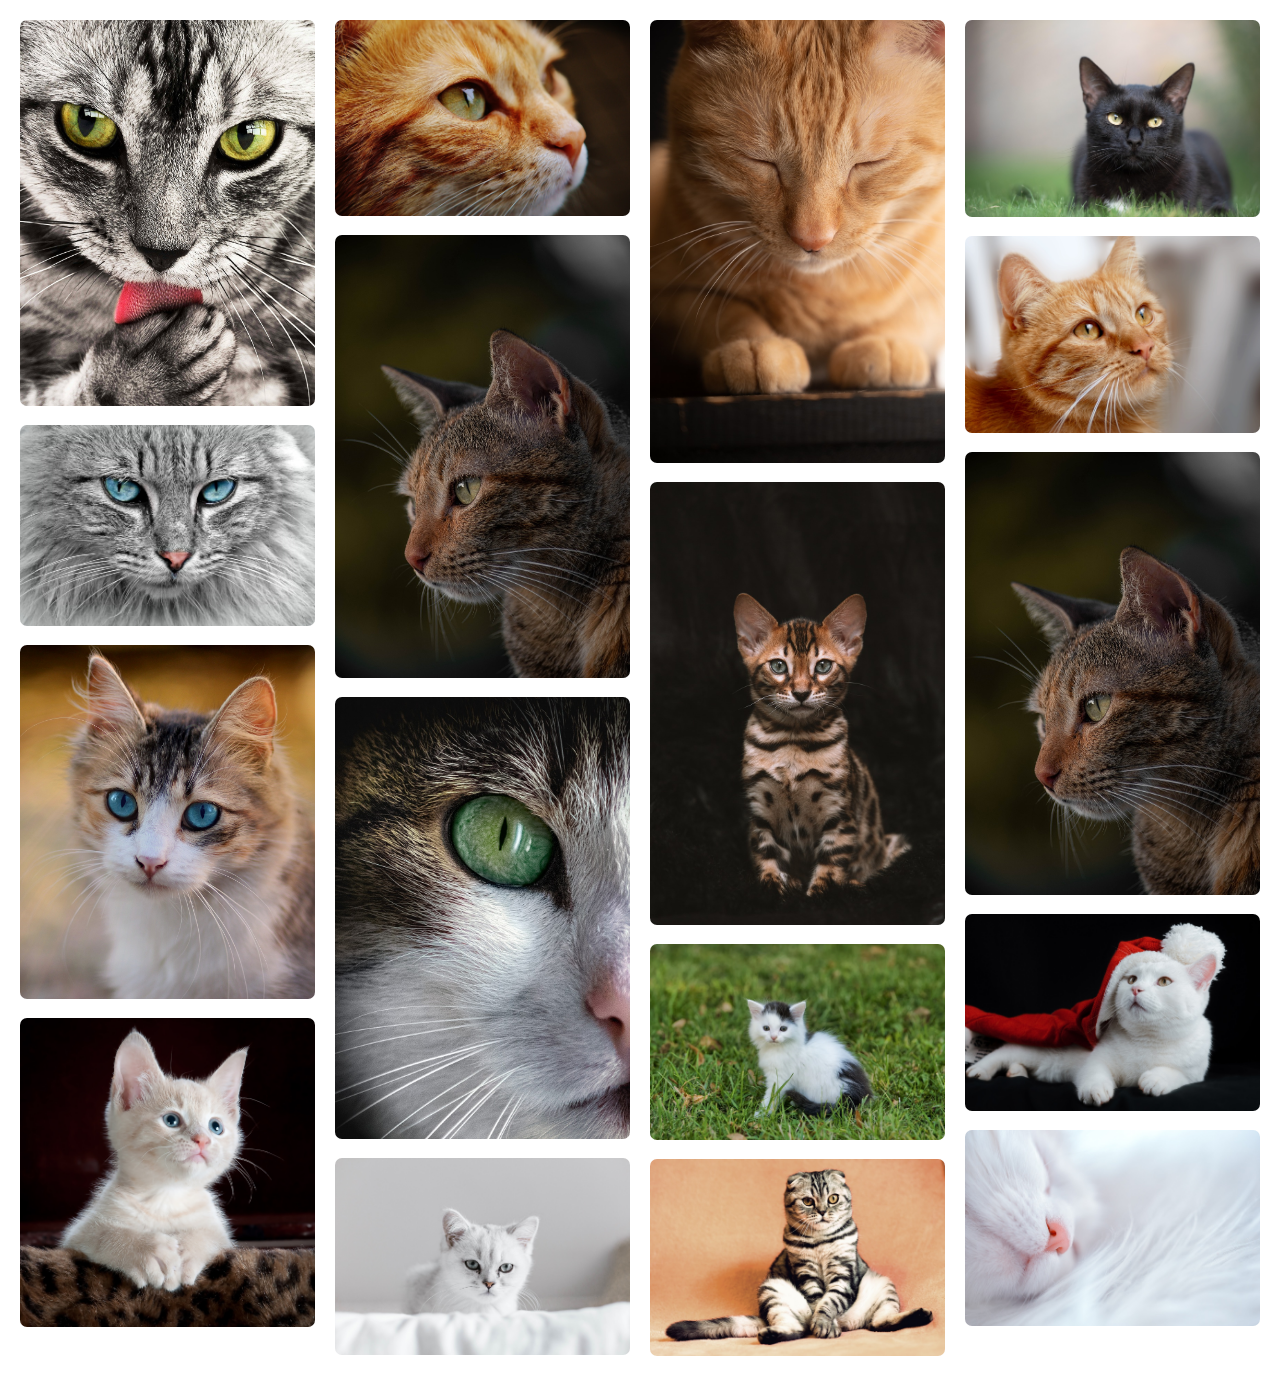
<file: 2. Image Galery/index.html>
<!DOCTYPE html>
<html lang="en">
<head>
    <meta charset="UTF-8">
    <meta name="viewport" content="width=device-width, initial-scale=1.0">
    <title>Galery</title>

    <link rel="stylesheet" href="style.css">
</head>
<body>
    <div class="galery">
        <img src="img/gambar-1.jpg" alt="gambar 1">
        <img src="img/gambar-2.jpg" alt="gambar 2">
        <img src="img/gambar-3.jpg" alt="gambar 3">
        <img src="img/gambar-4.jpg" alt="gambar 4">
        <img src="img/gambar-5.jpg" alt="gambar 5">
        <img src="img/gambar-6.jpg" alt="gambar 6">
        <img src="img/gambar-7.jpg" alt="gambar 7">
        <img src="img/gambar-8.jpg" alt="gambar 8">
        <img src="img/gambar-9.jpg" alt="gambar 9">
        <img src="img/gambar-10.jpg" alt="gambar 10">
        <img src="img/gambar-11.jpg" alt="gambar 11">
        <img src="img/gambar-12.jpg" alt="gambar 12">
        <img src="img/gambar-13.jpg" alt="gambar 13">
        <img src="img/gambar-14.jpg" alt="gambar 14">
        <img src="img/gambar-15.jpg" alt="gambar 15">
        <img src="img/gambar-16.jpg" alt="gambar 16">
        <img src="img/gambar-17.jpg" alt="gambar 17">
        <!-- Tambahkan lebih banyak gambar sesuai kebutuhan -->
    </div>
</body>
</html>
</file>
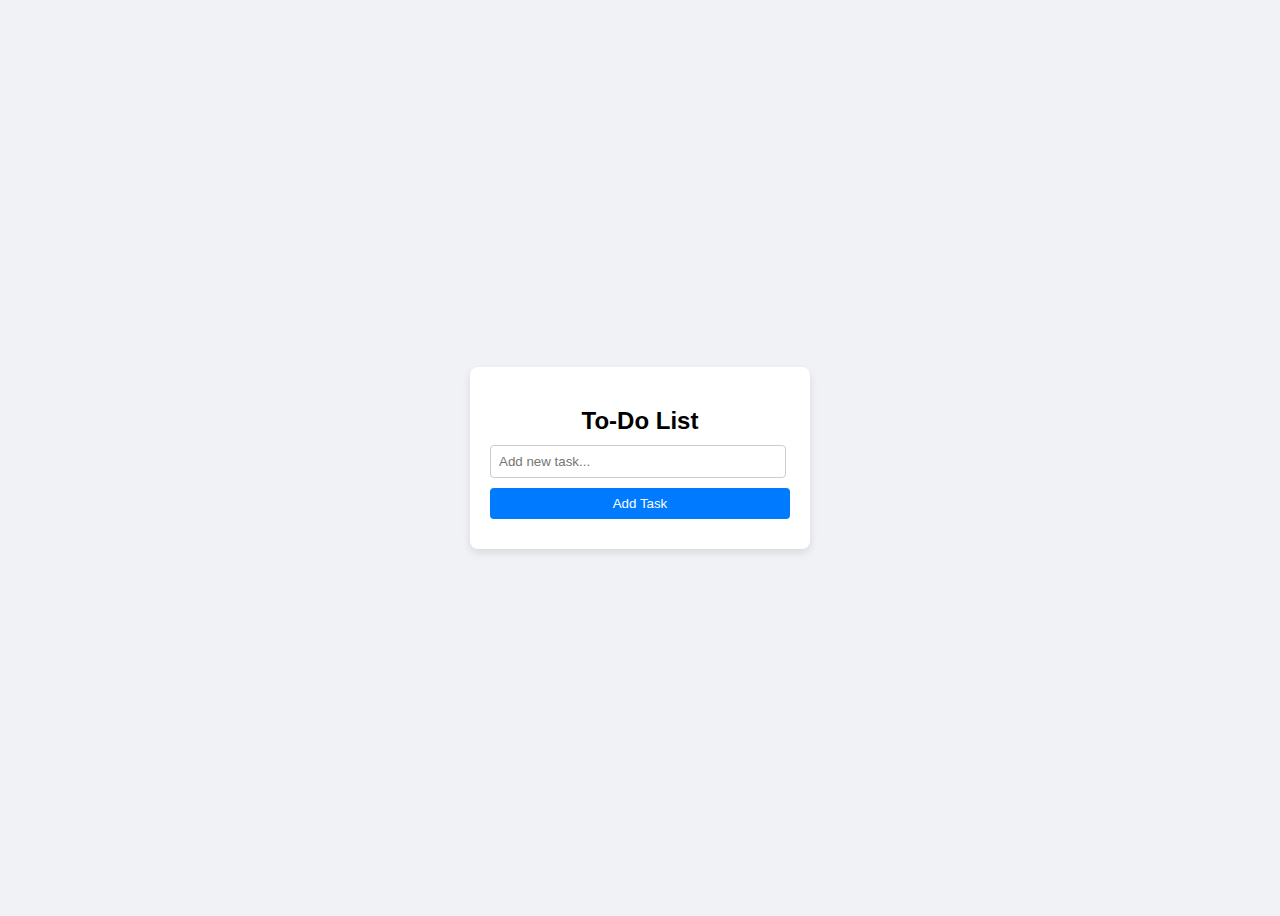
<file: 4. Todolist/index.html>
<!DOCTYPE html>
<html lang="en">

<head>
    <meta charset="UTF-8">
    <meta http-equiv="X-UA-Compatible" content="IE=edge">
    <meta name="viewport" content="width=device-width, initial-scale=1.0">
    <title>Drag and Drop To-Do List</title>
    <link rel="stylesheet" href="style.css">
</head>

<body>
    <div class="todo-container">
        <h2>To-Do List</h2>
        <input type="text" id="todoInput" class="todo-input" placeholder="Add new task...">
        <button id="addBtn" class="add-btn">Add Task</button>
        <div id="todoList" class="todo-list"></div>
    </div>

    <script src="script.js"></script>
</body>

</html>
</file>
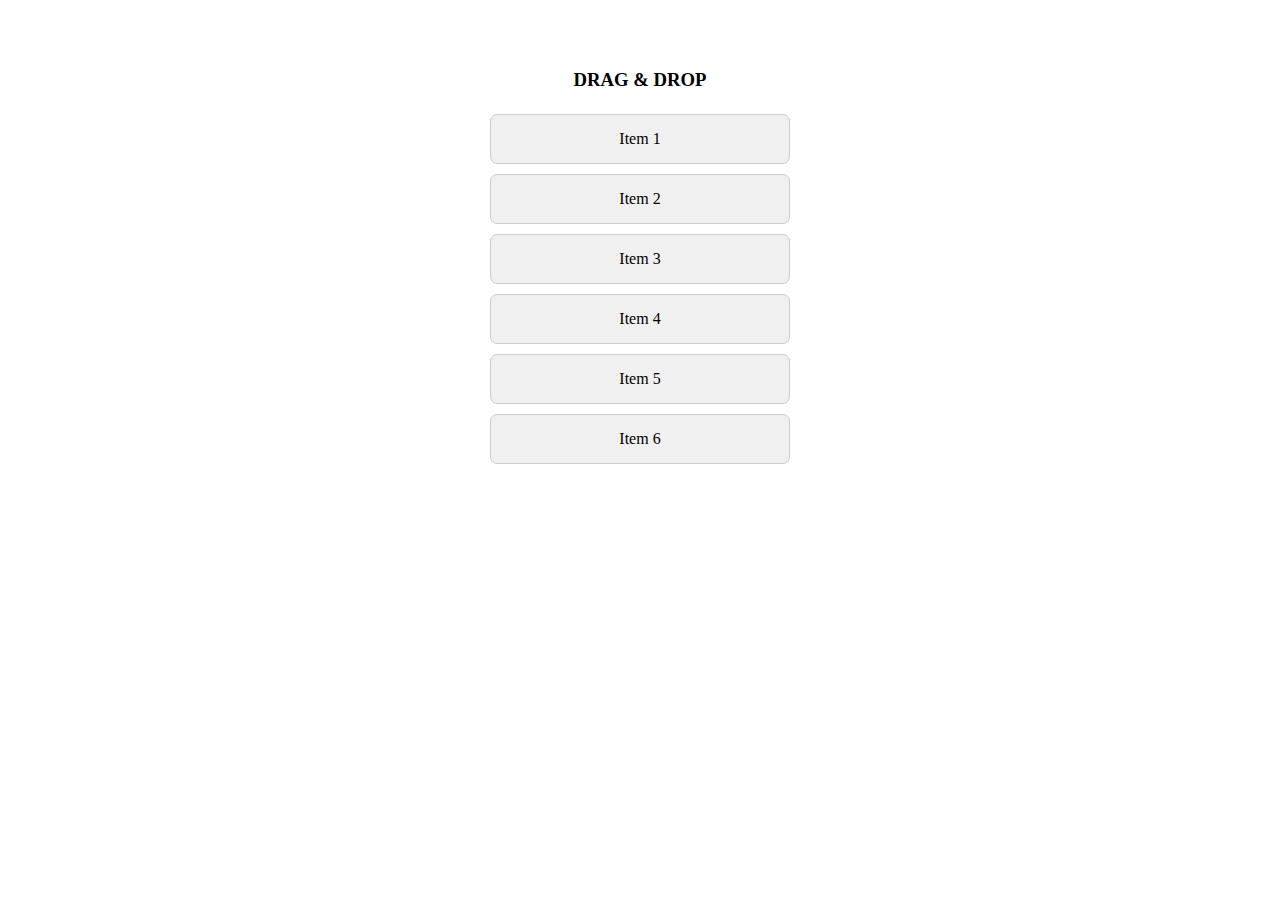
<file: 5. Drag&Drop/index.html>
<!DOCTYPE html>
<html lang="en">

<head>
    <meta charset="UTF-8">
    <meta http-equiv="X-UA-Compatible" content="IE=edge">
    <meta name="viewport" content="width=device-width, initial-scale=1.0">
    <title>Drag and Drop</title>
    <style>
        .container {
            display: flex;
            flex-direction: column;
            width: 300px;
            margin: 50px auto;
        }

        h3 {
            text-align: center;
            text-transform: uppercase;
        }

        .draggable-item {
            padding: 15px;
            margin: 5px 0;
            background-color: #f0f0f0;
            border: 1px solid #ccc;
            cursor: grab;
            border-radius: 7px;
            text-align: center;
        }

        .dragging {
            opacity: 0.5;
        }
    </style>
</head>

<body>
    <div class="container" id="draggableContainer">
        <h3>Drag & Drop</h3>
        <div class="draggable-item" draggable="true">Item 1</div>
        <div class="draggable-item" draggable="true">Item 2</div>
        <div class="draggable-item" draggable="true">Item 3</div>
        <div class="draggable-item" draggable="true">Item 4</div>
        <div class="draggable-item" draggable="true">Item 5</div>
        <div class="draggable-item" draggable="true">Item 6</div>
    </div>

    <script>
        const container = document.getElementById('draggableContainer');
        let draggedItem = null;

        container.addEventListener('dragstart', (e) => {
            if (e.target.classList.contains('draggable-item')) {
                draggedItem = e.target;
                e.target.classList.add('dragging');
            }
        });

        container.addEventListener('dragend', (e) => {
            if (e.target.classList.contains('draggable-item')) {
                e.target.classList.remove('dragging');
            }
            draggedItem = null;
        });

        container.addEventListener('dragover', (e) => {
            e.preventDefault();
            const afterElement = getDragAfterElement(container, e.clientY);
            if (afterElement == null) {
                container.appendChild(draggedItem);
            } else {
                container.insertBefore(draggedItem, afterElement);
            }
        });

        function getDragAfterElement(container, y) {
            const draggableElements = [...container.querySelectorAll('.draggable-item:not(.dragging)')];

            return draggableElements.reduce((closest, child) => {
                const box = child.getBoundingClientRect();
                const offset = y - box.top - box.height / 2;
                if (offset < 0 && offset > closest.offset) {
                    return { offset: offset, element: child };
                } else {
                    return closest;
                }
            }, { offset: Number.NEGATIVE_INFINITY }).element;
        }
    </script>
</body>

</html>
</file>
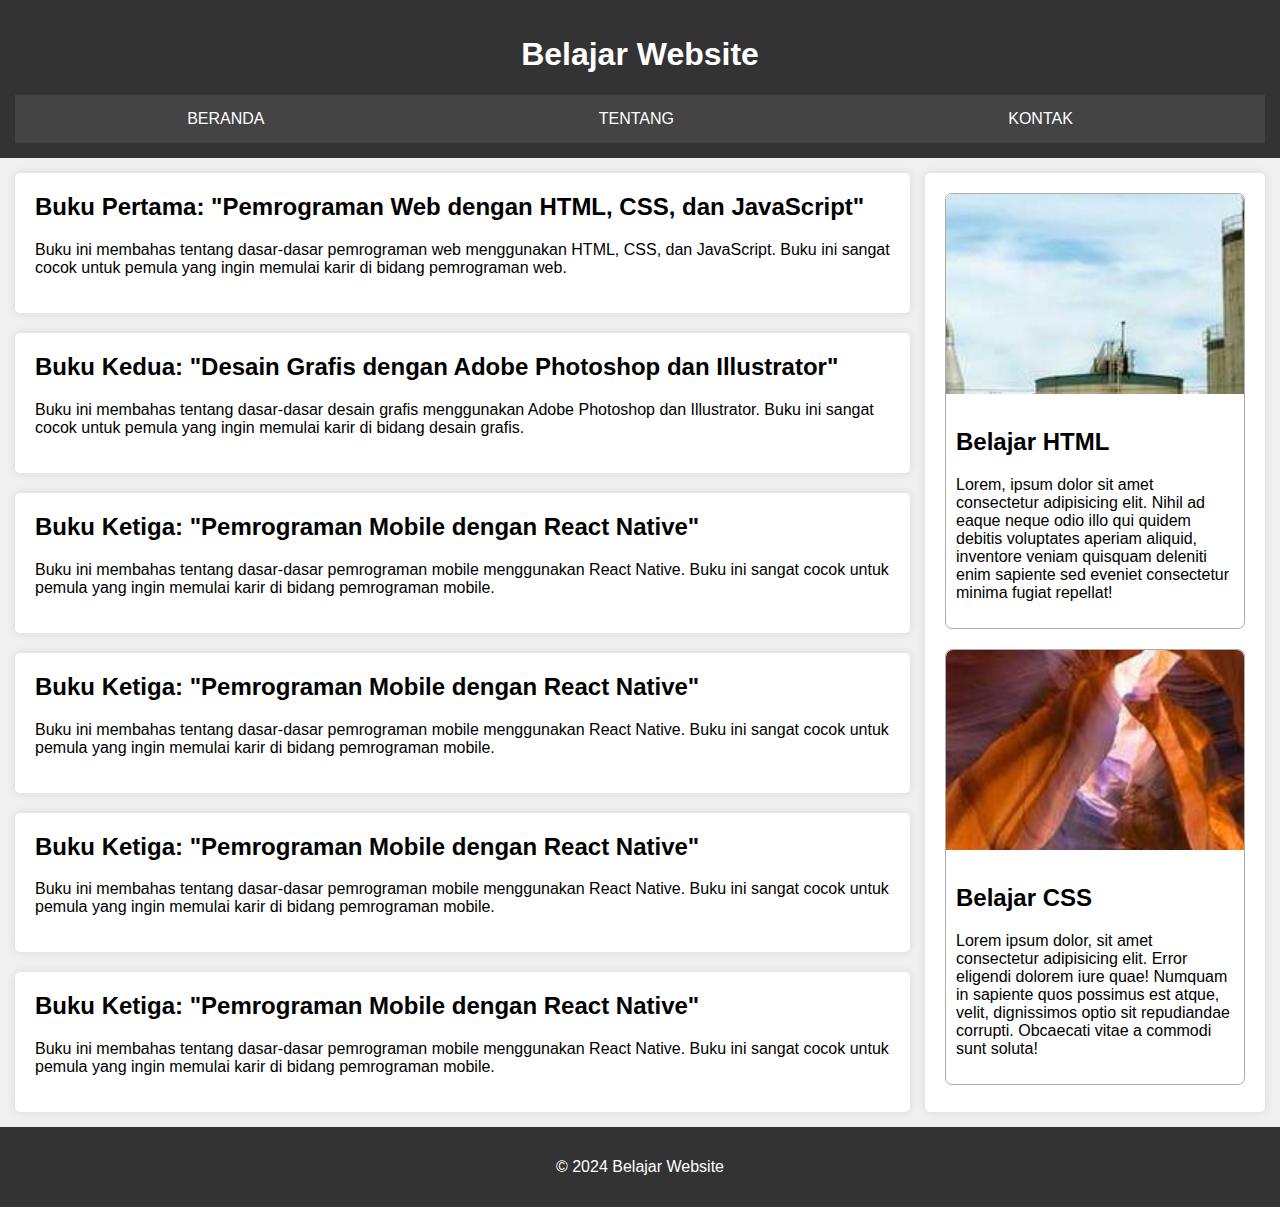
<file: 6. Web Dasar/index.html>
<!DOCTYPE html>
<html lang="en">

<head>
    <meta charset="UTF-8">
    <meta name="viewport" content="width=device-width, initial-scale=1.0">
    <title>Belajar Website</title>

    <link rel="icon" href="asset/icon.png">

    <!-- style -->
    <link rel="stylesheet" href="style/style.css">

</head>

<body>

    <header>
        <h1>Belajar Website</h1>
        <nav>
            <ul>
                <li><a href="#">Beranda</a></li>
                <li><a href="#">Tentang</a></li>
                <li><a href="#">Kontak</a></li>
            </ul>
        </nav>
    </header>

    <main>
        <div id="content">
            <div>
                <article class="mb-2">
                    <h2>Buku Pertama: "Pemrograman Web dengan HTML, CSS, dan JavaScript"</h2>
                    <p>Buku ini membahas tentang dasar-dasar pemrograman web menggunakan HTML, CSS, dan JavaScript. Buku
                        ini sangat cocok untuk pemula yang ingin memulai karir di bidang pemrograman web.</p>
                </article>

                <article class="mb-2">
                    <h2>Buku Kedua: "Desain Grafis dengan Adobe Photoshop dan Illustrator"</h2>
                    <p>Buku ini membahas tentang dasar-dasar desain grafis menggunakan Adobe Photoshop dan Illustrator.
                        Buku ini sangat cocok untuk pemula yang ingin memulai karir di bidang desain grafis.</p>
                </article>

                <article class="mb-2">
                    <h2>Buku Ketiga: "Pemrograman Mobile dengan React Native"</h2>
                    <p>Buku ini membahas tentang dasar-dasar pemrograman mobile menggunakan React Native. Buku ini
                        sangat cocok untuk pemula yang ingin memulai karir di bidang pemrograman mobile.</p>
                </article>
                
                <article class="mb-2">
                    <h2>Buku Ketiga: "Pemrograman Mobile dengan React Native"</h2>
                    <p>Buku ini membahas tentang dasar-dasar pemrograman mobile menggunakan React Native. Buku ini
                        sangat cocok untuk pemula yang ingin memulai karir di bidang pemrograman mobile.</p>
                </article>

                <article class="mb-2">
                    <h2>Buku Ketiga: "Pemrograman Mobile dengan React Native"</h2>
                    <p>Buku ini membahas tentang dasar-dasar pemrograman mobile menggunakan React Native. Buku ini
                        sangat cocok untuk pemula yang ingin memulai karir di bidang pemrograman mobile.</p>
                </article>

                <article class="">
                    <h2>Buku Ketiga: "Pemrograman Mobile dengan React Native"</h2>
                    <p>Buku ini membahas tentang dasar-dasar pemrograman mobile menggunakan React Native. Buku ini
                        sangat cocok untuk pemula yang ingin memulai karir di bidang pemrograman mobile.</p>
                </article>
            </div>

            <aside>
                <div class="card mb-2">
                    <img src="asset/gambar-1.jpg" alt="Gambar">
                    <div class="card-body">
                        <h2>Belajar HTML</h2>
                        <p>Lorem, ipsum dolor sit amet consectetur adipisicing elit. Nihil ad eaque neque odio illo qui quidem debitis voluptates aperiam aliquid, inventore veniam quisquam deleniti enim sapiente sed eveniet consectetur minima fugiat repellat!</p>
                    </div>
                </div>
                <div class="card">
                    <img src="asset/gambar-2.jpg" alt="Gambar">
                    <div class="card-body">
                        <h2>Belajar CSS</h2>
                        <p>Lorem ipsum dolor, sit amet consectetur adipisicing elit. Error eligendi dolorem iure quae! Numquam in sapiente quos possimus est atque, velit, dignissimos optio sit repudiandae corrupti. Obcaecati vitae a commodi sunt soluta!</p>
                    </div>
                </div>
            </aside>
        </div>
    </main>

    <footer>
        <p>&copy; 2024 Belajar Website</p>
    </footer>

</body>

</html>
</file>
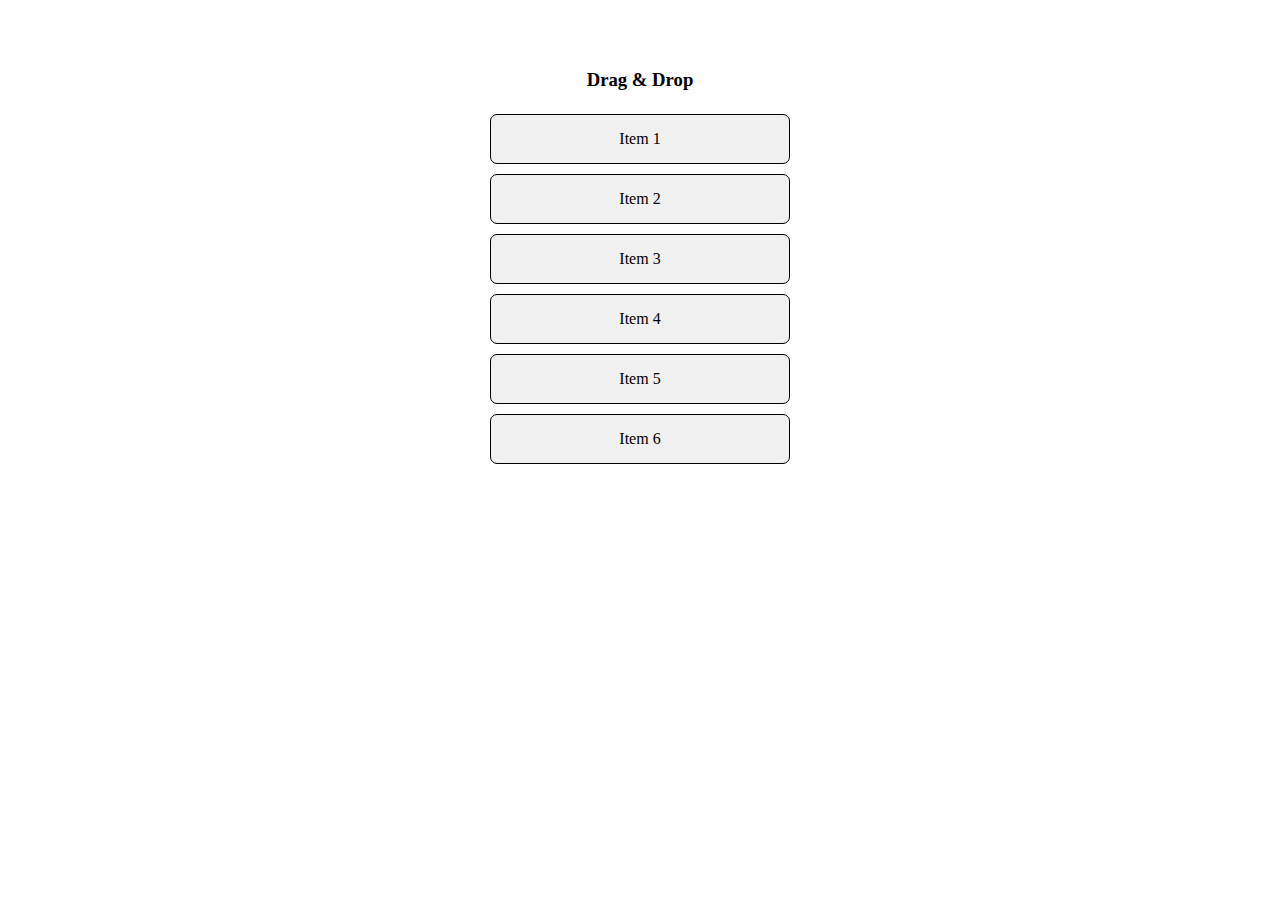
<file: 5. Drag&Drop/test.html>
<!DOCTYPE html>
<html lang="en">
<head>
    <meta charset="UTF-8">
    <meta name="viewport" content="width=device-width, initial-scale=1.0">
    <title>drag & drop</title>
    <style>
        .container{
            display: flex;
            flex-direction: column;
            width: 300px;
            margin: 50px auto;
        }

        h3{
            text-align: center;
        }

        .draggable-item{
            padding: 15px;
            margin: 5px 0;
            background-color: #f0f0f0;
            border: 1px solid #000;
            cursor: grab;
            text-align: center;
            border-radius: 7px;
        }

        .dragging{
            opacity: 0.5;
        }
    </style>
</head>
<body>
    <div class="container" id="draggableContainer">
        <h3>Drag & Drop</h3>
        <div class="draggable-item" draggable="true">Item 1</div>
        <div class="draggable-item" draggable="true">Item 2</div>
        <div class="draggable-item" draggable="true">Item 3</div>
        <div class="draggable-item" draggable="true">Item 4</div>
        <div class="draggable-item" draggable="true">Item 5</div>
        <div class="draggable-item" draggable="true">Item 6</div>
    </div>


    <script>
        const container = document.getElementById('draggableContainer');
        let draggableItem = null;

        container.addEventListener('dragstart', (e) => {
            if (e.target.classList.contains('draggable-item')){
                draggedItem = e.target;
                e.target.classList.add('dragging');
            }
        })

        container.addEventListener('dragend', (e) => {
            if(e.target.classList.contains('draggable-item')){
                e.target.classList.remove('dragging');
            }
        })

        container.addEventListener('dragover', (e) => {
            e.preventDefault();
            const afterElement = getDragAfterElement(container, e.clientY);
            if(afterElement == null){
                container.appendChild(draggedItem);
            } else {
                container.insertBefore(draggedItem, afterElement);
            }
        })

        function getDragAfterElement(container, y) {
            const draggableElements = [...container.querySelectorAll('.draggable-item:not(.dragging)')];

            return draggableElements.reduce((closest, child) => {
                const box = child.getBoundingClientRect();
                const offset = y - box.top - box.height / 2;
                if(offset < 0 && offset > closest.offset){
                    return{offset: offset , elemet: child}
                }else {
                    return closest;
                }
            }, {offset: Number.NEGATIVE_INFINITY}).elemet;
        };
    </script>

</body>
</html>
</file>
<file: 2. Image Galery/style.css>
body{
    margin: 0;
    padding: 0;
}

.galery{
    margin: 20px;
    columns: 4;
    column-gap: 20px;
}

.galery img{
    margin-bottom: 15px;
    width: 100%;
    border-radius: 7px;
    transition: transform 0.3s ease;
}.galery img:hover {
    transform: scale(1.01);
}
</file>
<file: 4. Todolist/style.css>
body {
    font-family: Arial, sans-serif;
    display: flex;
    justify-content: center;
    align-items: center;
    min-height: 100vh;
    background-color: #f0f2f5;
}

@media (max-width:760px){
    body{
        align-items: start;
    }
}

.todo-container {
    width: 300px;
    background: #fff;
    border-radius: 8px;
    box-shadow: 0 4px 8px rgba(0, 0, 0, 0.1);
    padding: 20px;
}

h2 {
    text-align: center;
    margin-bottom: 10px;
}

.todo-item {
    display: flex;
    justify-content: space-between;
    align-items: center;
    padding: 10px;
    margin-bottom: 5px;
    background: #e0e0e0;
    border-radius: 4px;
    cursor: grab;
}

.todo-item.dragging {
    opacity: 0.5;
}

.placeholder {
    height: 40px;
    border: 2px dashed #aaa;
    margin-bottom: 5px;
}

.todo-input {
    width: calc(100% - 22px);
    padding: 8px;
    border-radius: 4px;
    border: 1px solid #ccc;
    margin-bottom: 10px;
}

.add-btn {
    width: 100%;
    margin-bottom: 10px;
    padding: 8px;
    background-color: #007bff;
    color: white;
    border: none;
    border-radius: 4px;
    cursor: pointer;
}

.add-btn:hover {
    background-color: #0056b3;
}

.delete-btn {
    background-color: #dc3545;
    color: white;
    border: none;
    border-radius: 4px;
    padding: 5px 10px;
    cursor: pointer;
}

.delete-btn:hover {
    background-color: #c82333;
}
</file>
<file: 6. Web Dasar/style/style.css>
/* global */
body {
    margin: 0;
    font-family: sans-serif;
    background-color: #f0f0f0;
}

header,
nav,
main,
footer {
    padding: 15px;
}

.mb-2 {
    margin-bottom: 20px;
}

.card {
    border: solid 1px #00000053;
    border-radius: 7px;
}

.card img{
    border-radius: 7px 7px 0 0;
}

.card .card-body {
    padding: 10px;
}

header {
    background-color: #333;
    color: #fff;
    text-align: center;
}

nav {
    background-color: #444;
    color: #fff;
    text-align: center;
}

nav ul {
    list-style: none;
    margin: 0;
    padding: 0;
    display: flex;
    justify-content: space-around;
}

nav li {
    margin-right: 20px;
}

nav a {
    color: #fff;
    text-decoration: none;
    text-transform: uppercase;
}

#content {
    display: flex;
    flex-wrap: wrap;
    gap: 15px;
}

article {
    background-color: #fff;
    padding: 20px;
    border-radius: 5px;
    flex: 1 0 100%;
    cursor: pointer;
    /* Default: Full width on all devices */
    box-shadow: 0 0 10px rgba(0, 0, 0, 0.1);
}

article:hover {
    box-shadow: 0 0 20px rgba(0, 0, 0, 0.3);
}

article h2 {
    margin-top: 0;
}

aside {
    background-color: #fff;
    padding: 20px;
    border-radius: 5px;
    flex: 1 0 300px;
    box-shadow: 0 0 10px rgba(0, 0, 0, 0.1);
}

aside img {
    width: 100%;
    height: 200px;
    object-fit: cover;
}



footer {
    background-color: #333;
    color: #fff;
    text-align: center;
    clear: both;
}

@media (min-width: 760px) {

    #content {
        flex-wrap: nowrap;
    }

    article {
        flex: 2 0 70%;
    }
}

@media (max-width: 400px) {
    aside {
        flex: 1 1 300px;
    }
}
</file>
